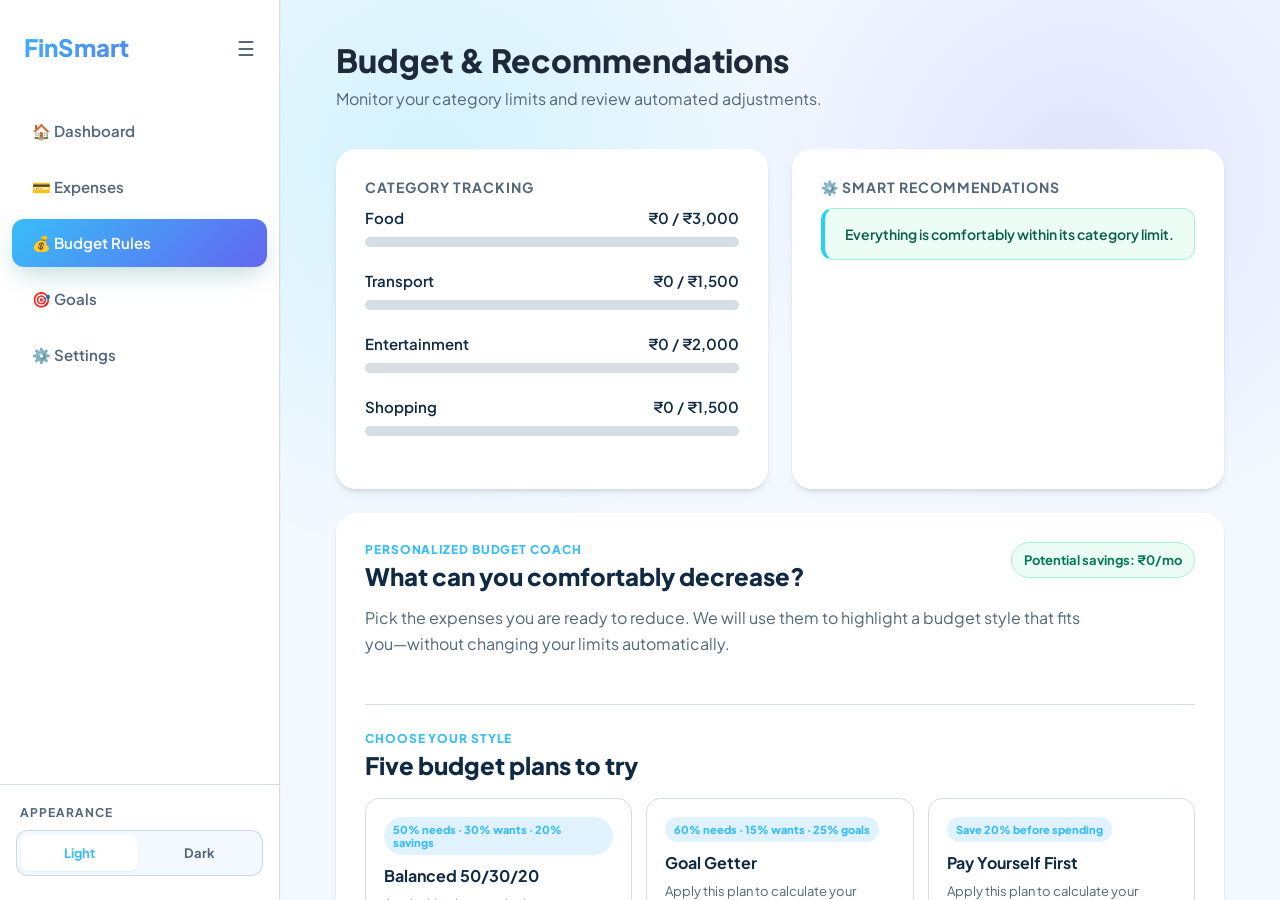
<file: budgets.html>
<!DOCTYPE html>
<html lang="en">
<head>
    <meta charset="UTF-8">
    <meta name="viewport" content="width=device-width, initial-scale=1.0">
    <title>Budget Rules | FinSmart</title>
    <link rel="stylesheet" href="style.css">
</head>
<body>
    <div class="app-container">
        
        <!-- SAAS Sidebar -->
        <aside class="sidebar" id="app-sidebar">
            <div class="sidebar-top"><div class="logo"><a href="index.html">FinSmart</a></div><button id="sidebar-toggle" class="sidebar-toggle" type="button" aria-label="Collapse sidebar" aria-expanded="true" title="Collapse sidebar">&#9776;</button></div>
            <ul class="nav-links">
                <li><a href="home.html">🏠 Dashboard</a></li>
                <li><a href="expenses.html">💳 Expenses</a></li>
                <li><a href="budgets.html" class="active">💰 Budget Rules</a></li>
                <li><a href="goals.html">🎯 Goals</a></li>
                <li><a href="settings.html">⚙️ Settings</a></li>
            </ul>
            <div class="sidebar-theme" aria-label="Appearance settings">
                <span class="sidebar-theme-label">Appearance</span>
                <div class="theme-switch" role="group" aria-label="Color theme">
                    <button id="light-mode-btn" class="theme-option" type="button" aria-pressed="true">Light</button>
                    <button id="dark-mode-btn" class="theme-option" type="button" aria-pressed="false">Dark</button>
                </div>
            </div>
        </aside>
        <!-- Main Content -->
        <main class="main-content">
            <div class="page-header">
                <h1>Budget & Recommendations</h1>
                <p>Monitor your category limits and review automated adjustments.</p>
            </div>

            <div class="grid-2">
                <!-- Progress Bars Section -->
                <div class="card">
                    <h3>Category Tracking</h3>
                    <div id="budget-progress-list">
                        <!-- JS will inject progress bars here -->
                    </div>
                </div>

                <!-- Recommendation Engine Section -->
                <div class="card">
                    <h3>⚙️ Smart Recommendations</h3>
                    <div id="recommendations-container">
                        <!-- JS will inject rule-based advice here -->
                    </div>
                </div>
            </div>

            <section class="budget-coach card" aria-labelledby="budget-coach-title">
                <div class="section-heading">
                    <div>
                        <p class="eyebrow">Personalized budget coach</p>
                        <h2 id="budget-coach-title">What can you comfortably decrease?</h2>
                    </div>
                    <span id="potential-savings" class="savings-pill">Potential savings: ₹0/mo</span>
                </div>
                <p class="coach-intro">Pick the expenses you are ready to reduce. We will use them to highlight a budget style that fits you—without changing your limits automatically.</p>
                <div id="expense-reduction-list" class="reduction-list"></div>

                <div class="plan-heading">
                    <div>
                        <p class="eyebrow">Choose your style</p>
                        <h2>Five budget plans to try</h2>
                    </div>
                    <p id="plan-selection-status" class="selection-status" aria-live="polite"></p>
                </div>
                <div id="budget-plan-list" class="plan-grid"></div>
            </section>
        </main>

    </div>
    <script src="script.js"></script>
</body>
</html>
</file>
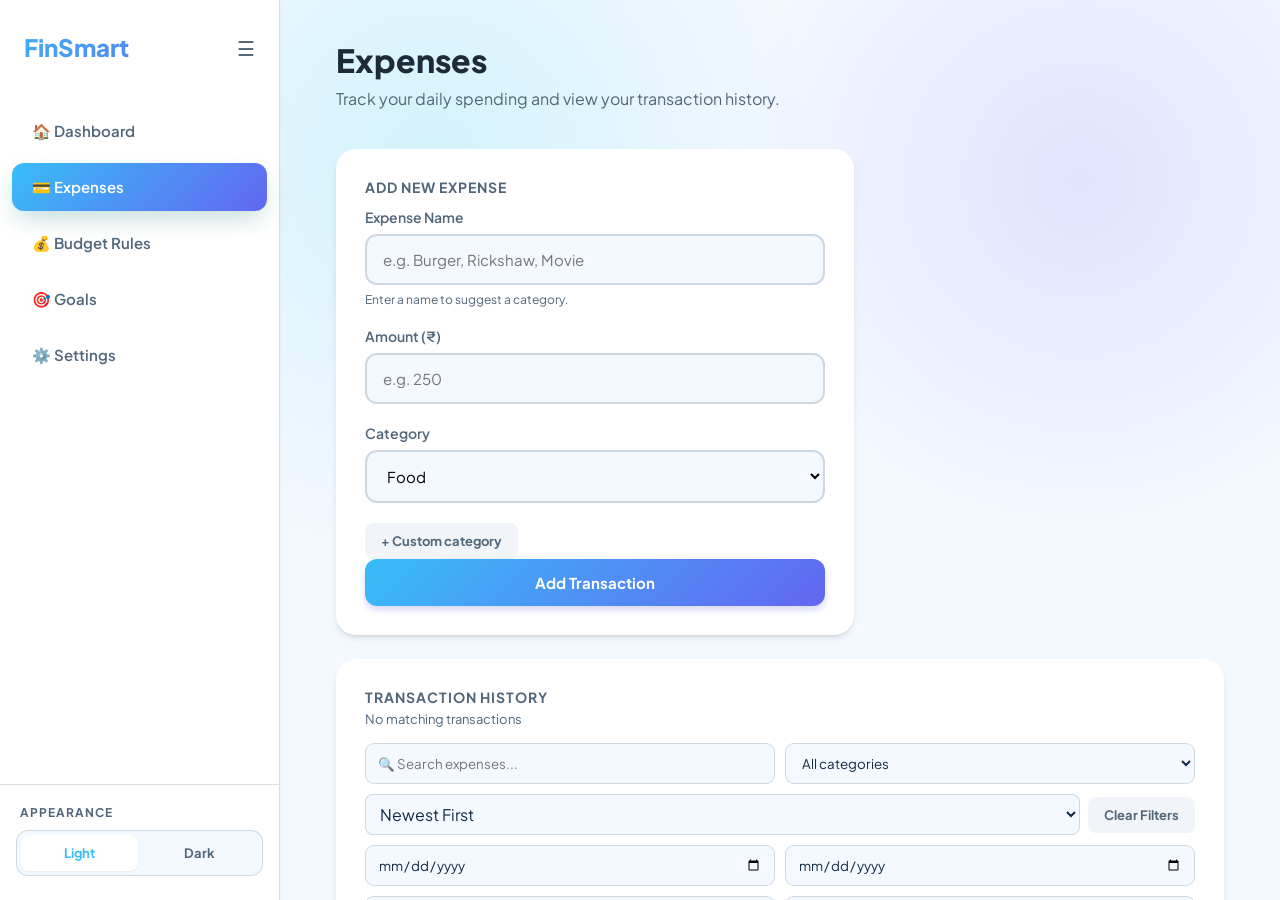
<file: expenses.html>
<!DOCTYPE html>
<html lang="en">
<head>
    <meta charset="UTF-8">
    <meta name="viewport" content="width=device-width, initial-scale=1.0">
    <title>Expenses | FinSmart</title>
    <link rel="stylesheet" href="style.css">
</head>
<body>
    <div class="app-container">
        
        <!-- SAAS Sidebar -->
        <aside class="sidebar" id="app-sidebar">
            <div class="sidebar-top"><div class="logo"><a href="index.html">FinSmart</a></div><button id="sidebar-toggle" class="sidebar-toggle" type="button" aria-label="Collapse sidebar" aria-expanded="true" title="Collapse sidebar">&#9776;</button></div>
            <ul class="nav-links">
                <li><a href="home.html">🏠 Dashboard</a></li>
                <li><a href="expenses.html" class="active">💳 Expenses</a></li>
                <li><a href="budgets.html">💰 Budget Rules</a></li>
                <li><a href="goals.html">🎯 Goals</a></li>
                <li><a href="settings.html">⚙️ Settings</a></li>
            </ul>
            <div class="sidebar-theme" aria-label="Appearance settings">
                <span class="sidebar-theme-label">Appearance</span>
                <div class="theme-switch" role="group" aria-label="Color theme">
                    <button id="light-mode-btn" class="theme-option" type="button" aria-pressed="true">Light</button>
                    <button id="dark-mode-btn" class="theme-option" type="button" aria-pressed="false">Dark</button>
                </div>
            </div>
        </aside>

        <!-- Main Content -->
        <main class="main-content">
            <div class="page-header">
                <h1>Expenses</h1>
                <p>Track your daily spending and view your transaction history.</p>
            </div>

            <div class="grid-2">
                <!-- Add Expense Form -->
                <div class="card">
                    <h3>Add New Expense</h3>
                    <form id="expense-form">
                        <div class="form-group">
                            <label for="exp-name">Expense Name</label>
                            <input type="text" id="exp-name" required placeholder="e.g. Burger, Rickshaw, Movie">
                            <small id="category-suggestion" class="form-hint" aria-live="polite">Enter a name to suggest a category.</small>
                        </div>
                        <div class="form-group">
                            <label>Amount (₹)</label>
                            <input type="number" id="exp-amount" required min="1" placeholder="e.g. 250">
                        </div>
                        <div class="form-group">
                            <label>Category</label>
                            <select id="exp-category" required></select>
                        </div>
                        <button type="button" id="add-category-btn" class="btn-small btn-reject">+ Custom category</button>
                        <button type="submit" class="btn-primary">Add Transaction</button>
                    </form>
                </div>

                <!-- Expense History Table -->
                <div class="card expense-history-card">
                    <div class="transaction-history-heading">
                        <div>
                            <h3>Transaction History</h3>
                            <p id="expense-history-summary" class="transaction-summary" aria-live="polite"></p>
                        </div>
                    </div>
                    <div class="expense-filters">
                        <div class="expense-filter-row">
                            <input id="expense-search" type="search" placeholder="🔍 Search expenses..." aria-label="Search expenses">
                            <select id="expense-filter-category"><option value="">All Categories</option></select>
                        </div>
                        <div class="expense-filter-row transaction-tools">
                            <select id="expense-sort" aria-label="Sort transactions">
                                <option value="newest">Newest First</option>
                                <option value="oldest">Oldest First</option>
                                <option value="highest">Highest Amount</option>
                                <option value="lowest">Lowest Amount</option>
                            </select>
                            <button type="button" id="clear-expense-filters" class="btn-small btn-reject">Clear Filters</button>
                        </div>
                        <div class="expense-filter-row">
                            <input id="expense-filter-from" type="date" aria-label="From Date">
                            <input id="expense-filter-to" type="date" aria-label="To Date">
                        </div>
                        <div class="expense-filter-row">
                            <input id="expense-filter-min" type="number" min="0" placeholder="Min Amount">
                            <input id="expense-filter-max" type="number" min="0" placeholder="Max Amount">
                        </div>
                    </div>
                    <div class="table-container">
                        <table class="data-table">
                            <thead>
                                <tr>
                                    <th>Date</th>
                                    <th>Expense</th>
                                    <th>Category</th>
                                    <th>Amount</th>
                                    <th>Actions</th>
                                </tr>
                            </thead>
                            <tbody id="expense-table-body">
                                <!-- JS will populate this with LocalStorage data -->
                            </tbody>
                        </table>
                    </div>
                    <div id="expense-pagination" class="expense-pagination" aria-label="Transaction pages"></div>
                </div>
            </div>
            <div class="grid-2 feature-row">
                <div class="card add-expense-card">
                    <h3>Recurring Expenses</h3>
                    <form id="recurring-form" class="compact-form">
                        <input id="recurring-name" required placeholder="e.g. Phone recharge">
                        <input id="recurring-amount" required type="number" min="1" placeholder="Amount">
                        <select id="recurring-category"></select>
                        <label class="recurring-frequency-field" for="recurring-frequency">Frequency
                            <select id="recurring-frequency" required>
                                <option value="Weekly">Weekly</option>
                                <option value="Monthly" selected>Monthly</option>
                                <option value="Yearly">Yearly</option>
                            </select>
                        </label>
                        <input id="recurring-day" required type="number" min="1" max="28" value="1" aria-label="Day of month">
                        <button class="btn-small btn-accept" type="submit">Add recurring</button>
                    </form>
                    <div id="recurring-list" class="simple-list"></div>
                </div>
                <div class="card">
                    <h3>Monthly History</h3>
                    <div id="monthly-history" class="simple-list"></div>
                </div>
            </div>
        </main>

    </div>
    <script src="script.js"></script>
</body>
</html>
</file>
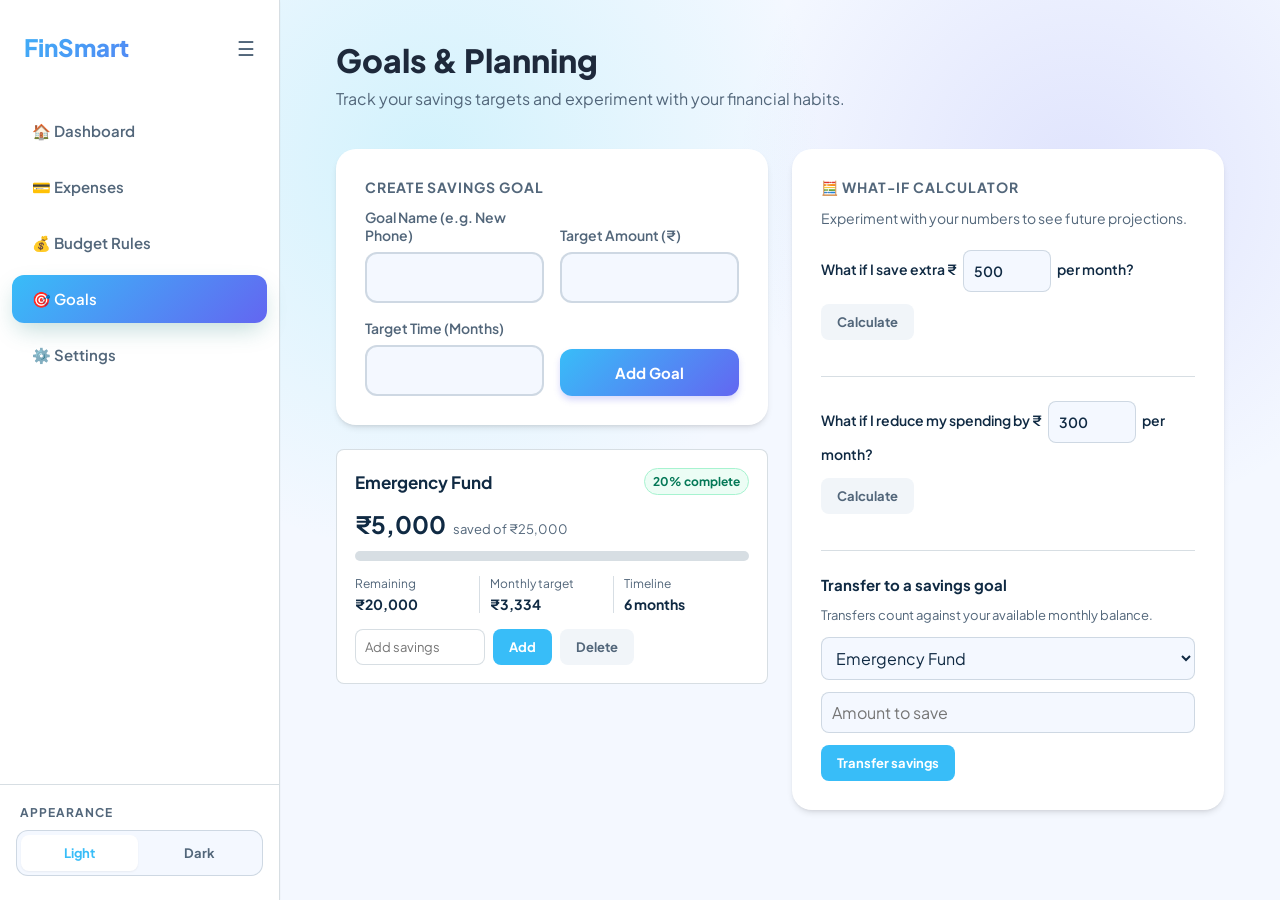
<file: goals.html>
<!DOCTYPE html>
<html lang="en">
<head>
    <meta charset="UTF-8">
    <meta name="viewport" content="width=device-width, initial-scale=1.0">
    <title>Goals & Planning | FinSmart</title>
    <link rel="stylesheet" href="style.css">
</head>
<body>
    <div class="app-container">
        
        <!-- SAAS Sidebar -->
        <aside class="sidebar" id="app-sidebar">
            <div class="sidebar-top"><div class="logo"><a href="index.html">FinSmart</a></div><button id="sidebar-toggle" class="sidebar-toggle" type="button" aria-label="Collapse sidebar" aria-expanded="true" title="Collapse sidebar">&#9776;</button></div>
            <ul class="nav-links">
                <li><a href="home.html">🏠 Dashboard</a></li>
                <li><a href="expenses.html" >💳 Expenses</a></li>
                <li><a href="budgets.html" >💰 Budget Rules</a></li>
                <li><a href="goals.html"class="active">🎯 Goals</a></li>
                <li><a href="settings.html">⚙️ Settings</a></li>
            </ul>
            <div class="sidebar-theme" aria-label="Appearance settings">
                <span class="sidebar-theme-label">Appearance</span>
                <div class="theme-switch" role="group" aria-label="Color theme">
                    <button id="light-mode-btn" class="theme-option" type="button" aria-pressed="true">Light</button>
                    <button id="dark-mode-btn" class="theme-option" type="button" aria-pressed="false">Dark</button>
                </div>
            </div>
        </aside>

        <!-- Main Content -->
        <main class="main-content">
            <div class="page-header">
                <h1>Goals & Planning</h1>
                <p>Track your savings targets and experiment with your financial habits.</p>
            </div>

            <div class="grid-2">
                <!-- Left Column: Savings Goals -->
                <div class="goals-container">
                    <div class="card" style="margin-bottom: 24px;">
                        <h3>Create Savings Goal</h3>
                        <form id="goal-form" style="display: grid; grid-template-columns: 1fr 1fr; gap: 16px; align-items: end;">
                            <div class="form-group" style="margin-bottom: 0;">
                                <label>Goal Name (e.g. New Phone)</label>
                                <input type="text" id="goal-name" required>
                            </div>
                            <div class="form-group" style="margin-bottom: 0;">
                                <label>Target Amount (₹)</label>
                                <input type="number" id="goal-target" required min="100">
                            </div>
                            <div class="form-group" style="margin-bottom: 0;">
                                <label>Target Time (Months)</label>
                                <input type="number" id="goal-months" required min="1">
                            </div>
                            <button type="submit" class="btn-primary" style="margin-bottom: 0;">Add Goal</button>
                        </form>
                    </div>

                    <div id="goals-list">
                        <!-- JS will inject Goal Cards here -->
                    </div>
                </div>

                <!-- Right Column: What-If Calculator -->
                <div class="card what-if-card">
                    <h3>🧮 What-If Calculator</h3>
                    <p style="font-size: 14px; color: var(--text-muted); margin-bottom: 20px;">Experiment with your numbers to see future projections.</p>
                    
                    <div class="calc-section">
                        <label>What if I save extra ₹ <input type="number" id="sim-save" class="inline-input" value="500"> per month?</label>
                        <button class="btn-small btn-reject" onclick="calculateSavings()">Calculate</button>
                        <div id="sim-save-result" class="sim-result"></div>
                    </div>

                    <hr class="divider">

                    <div class="calc-section">
                        <label>What if I reduce my spending by ₹ <input type="number" id="sim-reduce" class="inline-input" value="300"> per month?</label>
                        <button class="btn-small btn-reject" onclick="calculateReduction()">Calculate</button>
                    <div id="sim-reduce-result" class="sim-result"></div>
                    </div>

                    <hr class="divider">
                    <div class="calc-section">
                        <h4>Transfer to a savings goal</h4>
                        <p>Transfers count against your available monthly balance.</p>
                        <select id="transfer-goal"></select>
                        <input type="number" id="transfer-amount" min="1" placeholder="Amount to save">
                        <button id="transfer-savings-btn" class="btn-small btn-accept" type="button">Transfer savings</button>
                    </div>
                </div>
            </div>
        </main>

    </div>
    <script src="script.js"></script>
</body>
</html>
</file>
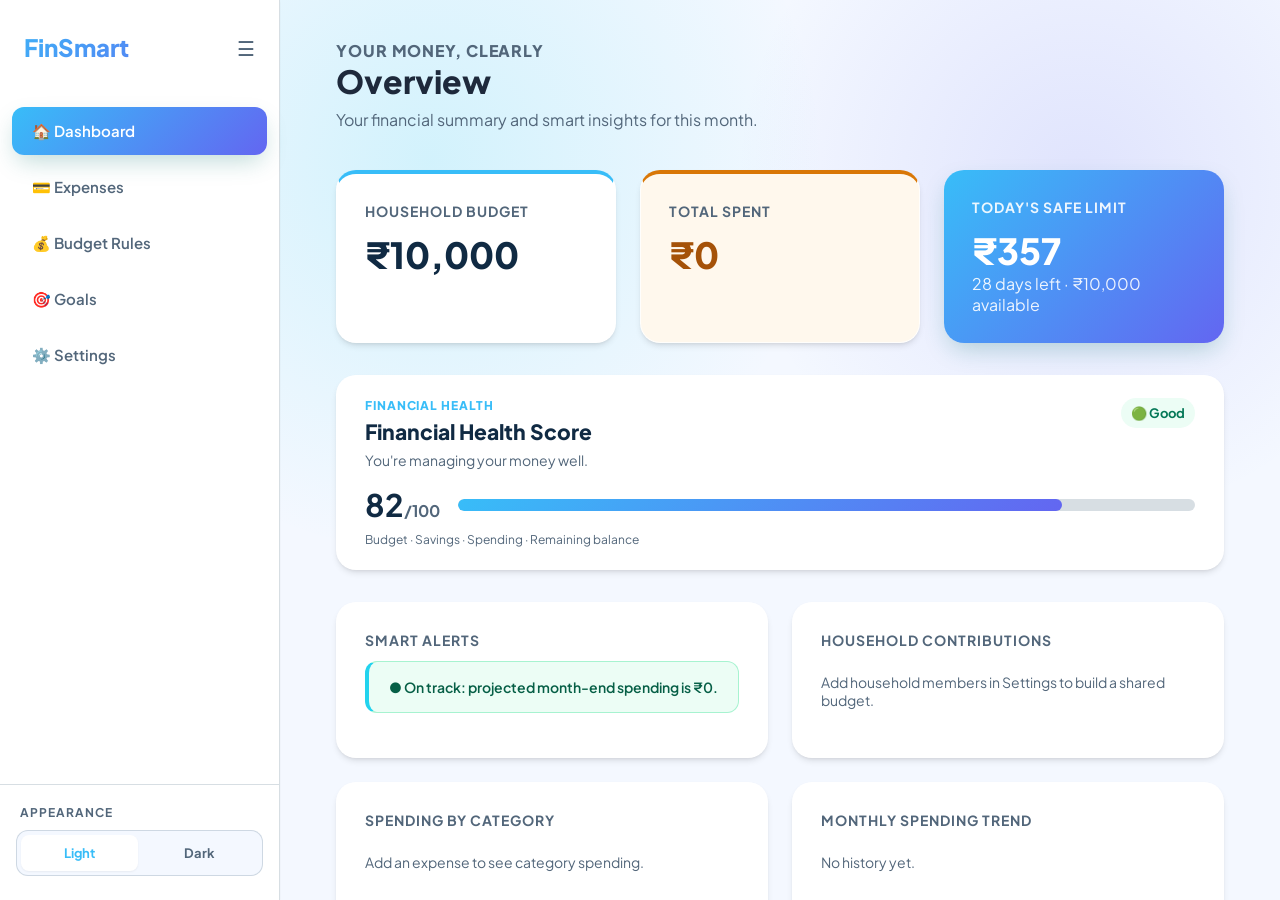
<file: home.html>
<!DOCTYPE html>
<html lang="en"><head><meta charset="UTF-8"><meta name="viewport" content="width=device-width, initial-scale=1.0"><title>Dashboard | FinSmart</title><link rel="stylesheet" href="style.css"></head>
<body><div class="app-container"><aside class="sidebar" id="app-sidebar">
            <div class="sidebar-top"><div class="logo"><a href="index.html"> FinSmart</a></div><button id="sidebar-toggle" class="sidebar-toggle" type="button" aria-label="Collapse sidebar" aria-expanded="true" title="Collapse sidebar">&#9776;</button></div>
            <ul class="nav-links">
                <li><a href="home.html" class="active" >🏠 Dashboard</a></li>
                <li><a href="expenses.html" >💳 Expenses</a></li>
                <li><a href="budgets.html">💰 Budget Rules</a></li>
                <li><a href="goals.html">🎯 Goals</a></li>
                <li><a href="settings.html">⚙️ Settings</a></li>
            </ul>
            <div class="sidebar-theme" aria-label="Appearance settings">
                <span class="sidebar-theme-label">Appearance</span>
                <div class="theme-switch" role="group" aria-label="Color theme">
                    <button id="light-mode-btn" class="theme-option" type="button" aria-pressed="true">Light</button>
                    <button id="dark-mode-btn" class="theme-option" type="button" aria-pressed="false">Dark</button>
                </div>
            </div>
        </aside><main class="main-content"><div class="page-header"><p class="eyebrow">Your money, clearly</p><h1>Overview</h1><p>Your financial summary and smart insights for this month.</p></div><div class="grid-3"><div class="card metric-card"><h3>Household Budget</h3><h2 id="dash-allowance">₹0</h2></div><div class="card metric-card"><h3>Total Spent</h3><h2 id="dash-total-spent">₹0</h2></div><div class="card card-primary"><h3>Today's Safe Limit</h3><h2 id="dash-safe-limit">₹0</h2><p id="dash-days-left">0 days left</p></div></div><div class="grid-2"><div class="card"><h3>Smart alerts</h3><div id="alerts-container"></div></div><div class="card"><h3>Household contributions</h3><div id="household-summary" class="simple-list"></div></div><div class="card"><h3>Spending by category</h3><div id="category-chart" class="chart-list"></div></div><div class="card"><h3>Monthly spending trend</h3><div id="trend-chart" class="chart-list"></div></div><div class="card"><h3>Savings-goal progress</h3><div id="goal-chart" class="chart-list"></div></div><div class="card"><h3>Saving streak</h3><div id="streak-card" class="streak-card"></div></div></div></main></div><script src="script.js"></script></body></html>
</file>
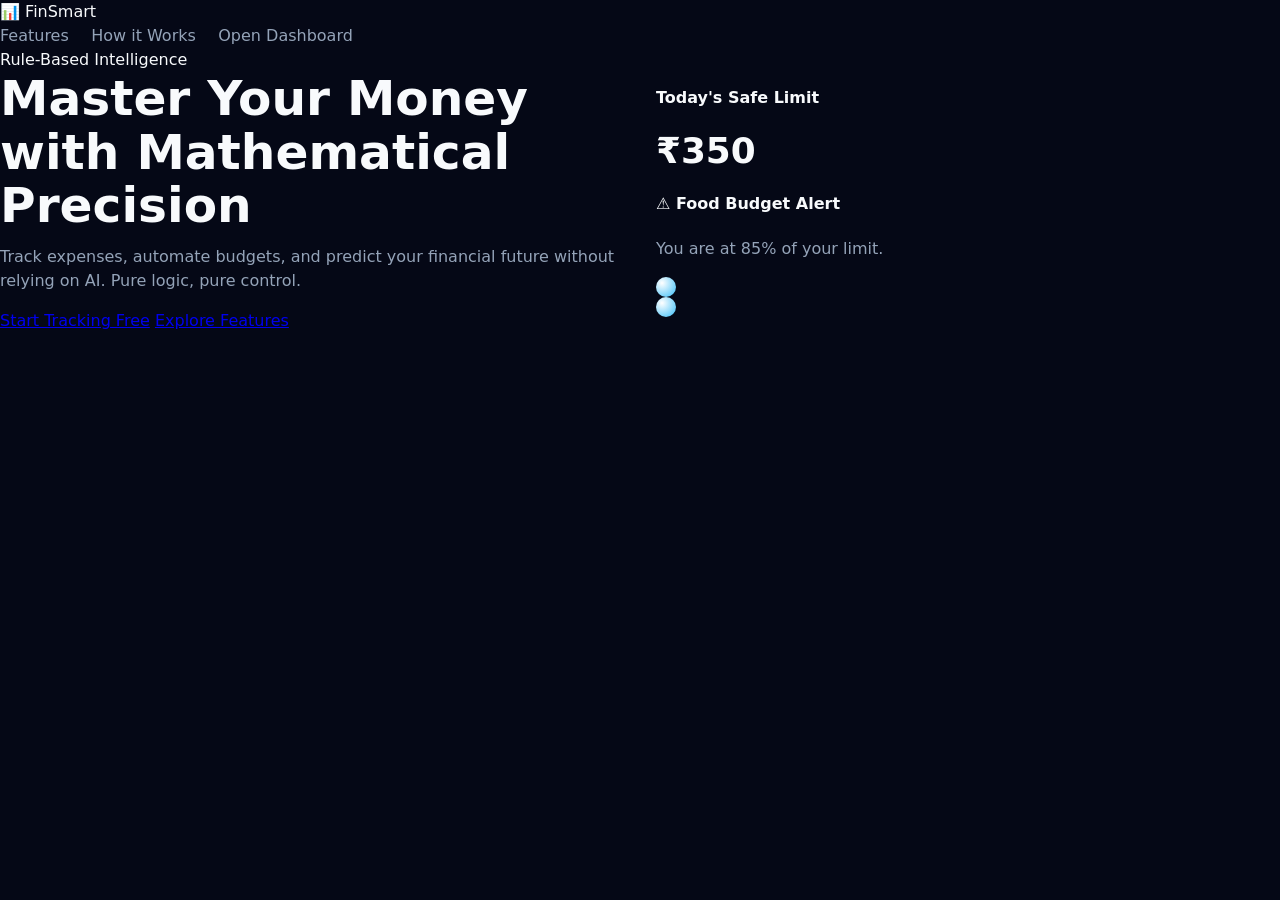
<file: landing.html>
<!DOCTYPE html>
<html lang="en">
<head>
    <meta charset="UTF-8">
    <meta name="viewport" content="width=device-width, initial-scale=1.0">
    <title>FinSmart | Smart Finance Tracker</title>
    <link rel="stylesheet" href="landing.css">
</head>
<body>
    <!-- Navbar -->
    <nav class="navbar">
        <div class="logo">📊 FinSmart</div>
        <div class="nav-links">
            <a href="#features">Features</a>
            <a href="#how-it-works">How it Works</a>
            <a href="index.html" class="btn-nav">Open Dashboard</a>
        </div>
    </nav>

    <!-- Hero Section -->
    <header class="hero">
        <div class="hero-content">
            <div class="badge">Rule-Based Intelligence</div>
            <h1>Master Your Money with <span class="text-gradient">Mathematical Precision</span></h1>
            <p>Track expenses, automate budgets, and predict your financial future without relying on AI. Pure logic, pure control.</p>
            <div class="hero-buttons">
                <a href="index.html" class="btn-primary-large">Start Tracking Free</a>
                <a href="#features" class="btn-secondary-large">Explore Features</a>
            </div>
        </div>

        <!-- Interactive 3D Showcase -->
        <div class="hero-3d-container" id="scene">
            <div class="dashboard-mockup" id="mockup">
                <div class="mockup-header">
                    <div class="dots"><span></span><span></span><span></span></div>
                </div>
                <div class="mockup-body">
                    <div class="mockup-card floating-card-1">
                        <h4>Today's Safe Limit</h4>
                        <h2>₹350</h2>
                    </div>
                    <div class="mockup-card floating-card-2">
                        <h4>⚠️ Food Budget Alert</h4>
                        <p>You are at 85% of your limit.</p>
                    </div>
                    <div class="mockup-chart">
                        <div class="bar" style="height: 60%"></div>
                        <div class="bar" style="height: 80%; background: var(--danger)"></div>
                        <div class="bar" style="height: 40%"></div>
                        <div class="bar" style="height: 90%"></div>
                    </div>
                </div>
            </div>
            <!-- Floating 3D Orbs -->
            <div class="orb orb-1"></div>
            <div class="orb orb-2"></div>
        </div>
    </header>

    <script src="landing.js"></script>
</body>
</html>
</file>
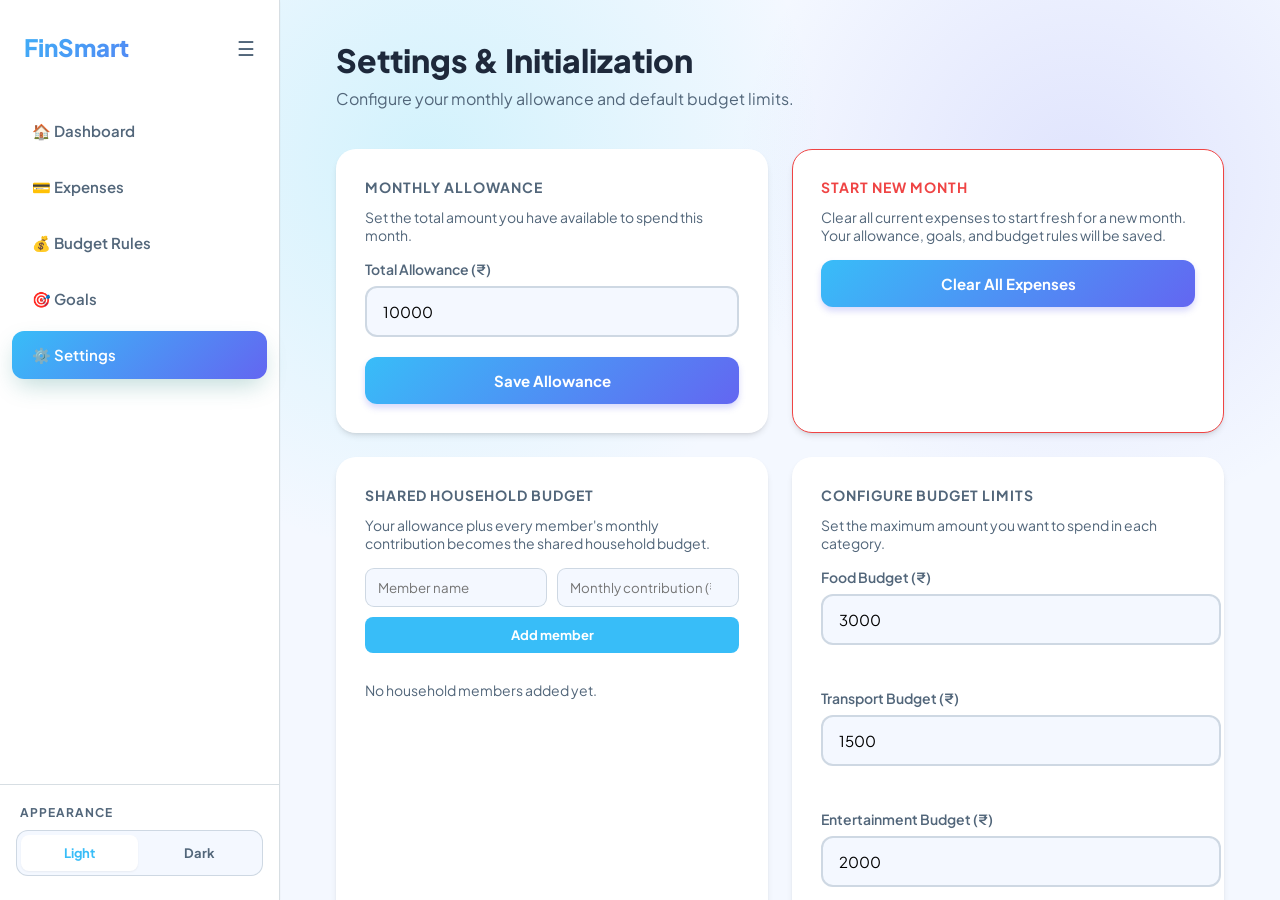
<file: settings.html>
<!DOCTYPE html>
<html lang="en">
<head>
    <meta charset="UTF-8">
    <meta name="viewport" content="width=device-width, initial-scale=1.0">
    <title>Settings | FinSmart</title>
    <link rel="stylesheet" href="style.css">
</head>
<body>
    <div class="app-container">
        
        <!-- SAAS Sidebar -->
        <aside class="sidebar" id="app-sidebar">
            <div class="sidebar-top"><div class="logo"><a href="index.html">FinSmart</a></div><button id="sidebar-toggle" class="sidebar-toggle" type="button" aria-label="Collapse sidebar" aria-expanded="true" title="Collapse sidebar">&#9776;</button></div>
            <ul class="nav-links">
                <li><a href="home.html">🏠 Dashboard</a></li>
                <li><a href="expenses.html">💳 Expenses</a></li>
                <li><a href="budgets.html">💰 Budget Rules</a></li>
                <li><a href="goals.html">🎯 Goals</a></li>
                <li><a href="settings.html" class="active">⚙️ Settings</a></li>
            </ul>
            <div class="sidebar-theme" aria-label="Appearance settings">
                <span class="sidebar-theme-label">Appearance</span>
                <div class="theme-switch" role="group" aria-label="Color theme">
                    <button id="light-mode-btn" class="theme-option" type="button" aria-pressed="true">Light</button>
                    <button id="dark-mode-btn" class="theme-option" type="button" aria-pressed="false">Dark</button>
                </div>
            </div>
        </aside>

        <!-- Main Content -->
        <main class="main-content">
            <div class="page-header">
                <h1>Settings & Initialization</h1>
                <p>Configure your monthly allowance and default budget limits.</p>
            </div>

            <div class="grid-2">
                <!-- Set Allowance Card -->
                <div class="card">
                    <h3>Monthly Allowance</h3>
                    <p style="font-size: 14px; color: var(--text-muted); margin-bottom: 16px;">Set the total amount you have available to spend this month.</p>
                    <div class="form-group">
                        <label>Total Allowance (₹)</label>
                        <input type="number" id="setting-allowance" required min="1">
                    </div>
                    <button class="btn-primary" id="save-allowance-btn">Save Allowance</button>
                </div>

                <!-- Reset Data Card -->
                <div class="card" style="border: 1px solid var(--danger);">
                    <h3 style="color: var(--danger);">Start New Month</h3>
                    <p style="font-size: 14px; color: var(--text-muted); margin-bottom: 16px;">Clear all current expenses to start fresh for a new month. Your allowance, goals, and budget rules will be saved.</p>
                    <button class="btn-primary" style="background-color: var(--danger);" id="reset-expenses-btn">Clear All Expenses</button>
                </div>
            </div>

            <div class="grid-2" style="margin-top: 24px;">
                <div class="card">
                    <h3>Shared Household Budget</h3>
                    <p style="font-size: 14px; color: var(--text-muted); margin-bottom: 16px;">Your allowance plus every member's monthly contribution becomes the shared household budget.</p>
                    <form id="household-member-form" class="compact-form">
                        <input id="household-member-name" required placeholder="Member name">
                        <input id="household-member-contribution" required type="number" min="1" placeholder="Monthly contribution (₹)">
                        <button class="btn-small btn-accept" type="submit">Add member</button>
                    </form>
                    <div id="household-member-list" class="simple-list"></div>
                </div>
                <!-- Set Category Budgets Card -->
                <div class="card">
                    <h3>Configure Budget Limits</h3>
                    <p style="font-size: 14px; color: var(--text-muted); margin-bottom: 16px;">Set the maximum amount you want to spend in each category.</p>
                    
                    <form id="settings-budgets-form">
                        <div class="grid-2">
                            <div class="form-group">
                                <label>Food Budget (₹)</label>
                                <input type="number" id="setting-budget-food" required min="1">
                            </div>
                            <div class="form-group">
                                <label>Transport Budget (₹)</label>
                                <input type="number" id="setting-budget-transport" required min="1">
                            </div>
                            <div class="form-group">
                                <label>Entertainment Budget (₹)</label>
                                <input type="number" id="setting-budget-entertainment" required min="1">
                            </div>
                            <div class="form-group">
                                <label>Shopping Budget (₹)</label>
                                <input type="number" id="setting-budget-shopping" required min="1">
                            </div>
                        </div>
                        <button type="submit" class="btn-primary">Save Budget Rules</button>
                    </form>
                </div>
                <div class="card">
                    <h3>Data & Appearance</h3>
                    <p style="font-size: 14px; color: var(--text-muted); margin-bottom: 16px;">Export a backup or restore a previous backup.</p>
                    <div class="settings-actions">
                        <button id="export-data-btn" class="btn-small btn-accept" type="button">Export CSV</button>
                        <button id="export-backup-btn" class="btn-small btn-reject" type="button">Download backup</button>
                        <label class="btn-small btn-reject file-button">Import data<input id="import-data-input" type="file" accept="application/json"></label>
                    </div>
                </div>
            </div>
        </main>

    </div>
    <script src="script.js"></script>
</body>
</html>
</file>
<file: style.css>
@import url('https://fonts.googleapis.com/css2?family=Plus+Jakarta+Sans:wght@400;500;600;700;800&display=swap');

:root {
    --primary: #38bdf8;
    --primary-hover: #0ea5e9;
    --secondary: #6366f1;
    --primary-gradient: linear-gradient(135deg, #38bdf8 0%, #6366f1 100%);
    --success: #22d3ee;
    --warning: #d97706;
    --danger: #ef4444;
    --bg: #f4f8ff;
    --surface: #ffffff;
    --text-main: #102a43;
    --text-muted: #52667a;
    --border: rgba(33, 71, 103, .18);
    --shadow-sm: 0 1px 2px 0 rgb(0 0 0 / 0.05);
    --shadow-md: 0 4px 6px -1px rgb(0 0 0 / 0.1), 0 2px 4px -2px rgb(0 0 0 / 0.1);
    --shadow-lg: 0 10px 15px -3px rgb(0 0 0 / 0.1), 0 4px 6px -4px rgb(0 0 0 / 0.1);
    --shadow-glow: 0 10px 25px -5px rgba(15, 118, 110, 0.28);
}

* {
    margin: 0;
    padding: 0;
    box-sizing: border-box;
    font-family: 'Plus Jakarta Sans', sans-serif;
}

body {
    background-color: var(--bg);
    color: var(--text-main);
    -webkit-font-smoothing: antialiased;
}

.app-container {
    display: flex;
    height: 100vh;
    overflow: hidden;
}

/* --- Premium Sidebar --- */
.sidebar {
    width: 280px;
    background-color: var(--surface);
    border-right: 1px solid var(--border);
    display: flex;
    flex-direction: column;
    box-shadow: var(--shadow-sm);
    z-index: 10;
    transition: width .24s ease, transform .24s ease;
}

.sidebar-top { display: flex; align-items: center; justify-content: space-between; }
.sidebar-top .logo { flex: 1; }
.sidebar-toggle { align-items: center; background: transparent; border: 0; border-radius: 9px; color: var(--text-muted); cursor: pointer; display: inline-flex; font-size: 20px; height: 38px; justify-content: center; margin-right: 14px; width: 38px; }
.sidebar-toggle:hover { background: var(--bg); color: var(--primary); }
.sidebar-collapsed .sidebar { width: 76px; }
.sidebar-collapsed .sidebar-top .logo, .sidebar-collapsed .sidebar-theme { display: none; }
.sidebar-collapsed .sidebar-top { justify-content: center; padding: 18px 0; }
.sidebar-collapsed .sidebar-toggle { margin: 0; }
.sidebar-collapsed .nav-links { padding: 10px; }
.sidebar-collapsed .nav-links li a { justify-content: center; padding: 14px 8px; font-size: 0; }
.sidebar-collapsed .nav-links li a::before { font-size: 18px; }
.sidebar-collapsed .nav-links li:nth-child(1) a::before { content: '\1F3E0'; }
.sidebar-collapsed .nav-links li:nth-child(2) a::before { content: '\1F4B3'; }
.sidebar-collapsed .nav-links li:nth-child(3) a::before { content: '\1F4B0'; }
.sidebar-collapsed .nav-links li:nth-child(4) a::before { content: '\1F3AF'; }
.sidebar-collapsed .nav-links li:nth-child(5) a::before { content: '\2699'; }

.logo {
    padding: 32px 24px;
    font-size: 24px;
    font-weight: 800;
    background: var(--primary-gradient);
    -webkit-background-clip: text;
    -webkit-text-fill-color: transparent;
    border-bottom: 1px solid transparent; /* removed harsh line */
}

.nav-links {
    padding: 12px;
    list-style: none;
    flex: 1;
}

.nav-links li a {
    display: flex;
    align-items: center;
    padding: 14px 20px;
    margin-bottom: 8px;
    border-radius: 12px;
    color: var(--text-muted);
    text-decoration: none;
    font-weight: 600;
    font-size: 15px;
    transition: all 0.3s ease;
}

.nav-links li a:hover {
    background-color: #e0f2fe;
    color: var(--primary);
    transform: translateX(4px);
}

.nav-links li a.active {
    background: var(--primary-gradient);
    color: white;
    box-shadow: var(--shadow-glow);
}

.sidebar-theme { padding: 20px 16px 24px; border-top: 1px solid var(--border); }
.sidebar-theme-label { display: block; margin: 0 4px 10px; color: var(--text-muted); font-size: 12px; font-weight: 700; letter-spacing: 0.08em; text-transform: uppercase; }
.theme-switch { display: grid; grid-template-columns: 1fr 1fr; gap: 4px; padding: 4px; background: var(--bg); border: 1px solid var(--border); border-radius: 12px; }
.theme-option { padding: 10px 6px; border: 0; border-radius: 8px; background: transparent; color: var(--text-muted); cursor: pointer; font: inherit; font-size: 13px; font-weight: 700; transition: background 0.2s ease, color 0.2s ease, box-shadow 0.2s ease; }
.theme-option:hover { color: var(--primary); }
.theme-option.active { background: var(--surface); color: var(--primary); box-shadow: var(--shadow-sm); }

/* --- Main Content Area --- */
.main-content {
    flex: 1;
    padding: 40px 56px;
    overflow-y: auto;
    background: radial-gradient(circle at 15% 18%, rgba(34, 211, 238, .16), transparent 35%), radial-gradient(circle at 80% 20%, rgba(99, 102, 241, .14), transparent 32%), var(--bg);
}

.page-header {
    margin-bottom: 40px;
}

.page-header h1 {
    font-size: 32px;
    font-weight: 800;
    margin-bottom: 8px;
    color: #1e293b;
}

.page-header p {
    color: var(--text-muted);
    font-size: 16px;
}

/* --- Layout Grids --- */
.grid-3 {
    display: grid;
    grid-template-columns: repeat(auto-fit, minmax(280px, 1fr));
    gap: 24px;
    margin-bottom: 32px;
}

.grid-2 {
    display: grid;
    grid-template-columns: repeat(auto-fit, minmax(400px, 1fr));
    gap: 24px;
}

/* --- Beautiful Cards --- */
.card {
    background-color: var(--surface);
    padding: 28px;
    border-radius: 20px;
    border: 1px solid rgba(255, 255, 255, 0.8);
    box-shadow: var(--shadow-md);
    transition: transform 0.3s ease, box-shadow 0.3s ease;
    backdrop-filter: blur(10px);
}

.card:hover {
    transform: translateY(-4px);
    box-shadow: var(--shadow-lg);
}

.card h3 {
    font-size: 14px;
    color: var(--text-muted);
    margin-bottom: 12px;
    text-transform: uppercase;
    letter-spacing: 1px;
    font-weight: 700;
}

.card h2 {
    font-size: 36px;
    font-weight: 800;
    color: var(--text-main);
}

/* Gradient Card for Primary Metrics */
.card-primary {
    background: var(--primary-gradient);
    color: white;
    border: none;
    box-shadow: var(--shadow-glow);
}

.card-primary h3, .card-primary p {
    color: rgba(255, 255, 255, 0.9) !important;
}

.card-primary h2 {
    color: white;
}

.financial-health { margin-bottom:32px; padding:22px 28px; }
.health-heading { align-items:flex-start; display:flex; gap:18px; justify-content:space-between; }.health-heading .eyebrow { margin:0 0 5px; }.health-heading h2 { color:var(--text-main); font-size:21px; margin:0; }.health-message { color:var(--text-muted); font-size:14px; margin:6px 0 0; }
.health-status { border-radius:999px; font-size:13px; font-weight:700; padding:7px 10px; white-space:nowrap; }.health-status.good { background:#ecfdf5; color:#047857; }.health-status.average { background:#fffbeb; color:#a16207; }.health-status.attention { background:#fef2f2; color:#b91c1c; }
.health-score-row { align-items:center; display:grid; gap:18px; grid-template-columns:auto minmax(0,1fr); margin-top:20px; }.health-score-row strong { color:var(--text-main); font-size:31px; line-height:1; }.health-score-row small { color:var(--text-muted); font-size:16px; font-weight:700; }.health-progress { background:var(--border); border-radius:999px; height:12px; overflow:hidden; }.health-progress i { background:var(--primary-gradient); border-radius:inherit; display:block; height:100%; transition:width .35s ease; }.health-factors { color:var(--text-muted); font-size:12px; margin:12px 0 0; }

/* --- Alerts (Rule Engine Visuals) --- */
.alert {
    padding: 16px 20px;
    border-radius: 12px;
    margin-bottom: 16px;
    font-weight: 600;
    display: flex;
    align-items: center;
    gap: 12px;
    font-size: 14px;
    animation: slideIn 0.4s ease-out;
}

@keyframes slideIn {
    from { opacity: 0; transform: translateX(-10px); }
    to { opacity: 1; transform: translateX(0); }
}

.alert-danger { background: #fef2f2; color: #991b1b; border: 1px solid #fecaca; border-left: 4px solid var(--danger); }
.alert-warning { background: #fffbeb; color: #92400e; border: 1px solid #fde68a; border-left: 4px solid var(--warning); }
.alert-success { background: #ecfdf5; color: #065f46; border: 1px solid #a7f3d0; border-left: 4px solid var(--success); }

/* --- Forms & Buttons --- */
.form-group { 
    margin-bottom: 20px; 
}

.form-group label { 
    display: block; 
    margin-bottom: 8px; 
    font-size: 14px; 
    font-weight: 600; 
    color: var(--text-muted); 
}

.form-hint {
    display: block;
    margin-top: 7px;
    font-size: 12px;
    color: var(--text-muted);
}

.filter-range { display: flex; align-items: center; gap: 7px; color: var(--text-muted); font-size: 12px; white-space: nowrap; }
.filter-range input { min-width: 112px; }
.empty-expense-cta { width: 100%; margin-top: 12px; padding: 9px 15px; }

.form-group input, 
.form-group select { 
    width: 100%; 
    padding: 14px 16px; 
    border: 2px solid var(--border); 
    border-radius: 12px; 
    font-size: 15px; 
    outline: none; 
    background-color: var(--bg);
    transition: all 0.3s;
}

.form-group input:focus, 
.form-group select:focus { 
    border-color: var(--primary); 
    background-color: var(--surface);
    box-shadow: 0 0 0 4px rgba(99, 102, 241, 0.1);
}

.btn-primary { 
    width: 100%; 
    padding: 14px; 
    background: var(--primary-gradient);
    color: white; 
    border: none; 
    border-radius: 12px; 
    font-weight: 700; 
    font-size: 15px;
    cursor: pointer; 
    transition: all 0.3s; 
    box-shadow: 0 4px 6px rgba(99, 102, 241, 0.25);
}

.btn-primary:hover { 
    box-shadow: var(--shadow-glow);
    transform: translateY(-2px);
}

.btn-small {
    padding: 10px 16px;
    font-size: 13px;
    border-radius: 8px;
    font-weight: 700;
}

body:has(#dash-allowance) .nav-links li a:hover { background-color: #e0f2fe; }
body:has(#dash-allowance) .metric-card { border-top: 4px solid #38bdf8; }
body:has(#dash-allowance) .metric-card:nth-child(2) { background:#fff8ed; border-top-color:#d97706; }
body:has(#dash-allowance) .metric-card:nth-child(2) h2 { color:#a55208; }
body:has(#dash-allowance) .card-primary { background: linear-gradient(135deg, #38bdf8 0%, #6366f1 100%); }
body:has(#dash-allowance) .streak-card { background: linear-gradient(135deg, #c2410c, #ea580c); }
.btn-accept, .btn-reject { border: 0; cursor: pointer; }
.btn-accept { background: var(--primary); color: #fff; }
.btn-reject { background: #f1f5f9; color: var(--text-muted); }

/* --- Goals: What-if calculator --- */
.what-if-card { align-self: start; }
.what-if-card > p { line-height: 1.55; }
.calc-section { display: grid; gap: 12px; }
.calc-section label { color: var(--text-main); font-size: 14px; font-weight: 600; line-height: 1.6; }
.inline-input, .calc-section select, .calc-section > input { appearance: textfield; border: 1px solid var(--border); border-radius: 8px; color: var(--text-main); font: inherit; outline: none; padding: 9px 10px; transition: border-color .2s ease, box-shadow .2s ease; }
.inline-input { background: var(--bg); display: inline-block; margin: 0 4px; min-width: 0; vertical-align: middle; width: 88px; }
.calc-section select, .calc-section > input { background: var(--bg); width: 100%; }
.inline-input:focus, .calc-section select:focus, .calc-section > input:focus { border-color: var(--primary); box-shadow: 0 0 0 3px rgba(99, 102, 241, .14); }
.calc-section .btn-small { justify-self: start; }
.calc-section h4 { font-size: 15px; }
.calc-section p, .sim-result { color: var(--text-muted); font-size: 13px; line-height: 1.5; }
.sim-result:not(:empty) { background: #e0f2fe; border-radius: 10px; color: #075985; font-weight: 600; padding: 10px 12px; }
.divider { border: 0; border-top: 1px solid var(--border); margin: 24px 0; }
@media (max-width: 480px) { .inline-input { display: block; margin: 8px 0; width: 100%; } .calc-section .btn-small { width: 100%; } }

/* --- Progress Bars --- */
.budget-item { margin-bottom: 24px; }

.budget-stats {
    display: flex;
    justify-content: space-between;
    margin-bottom: 10px;
    font-size: 15px;
    font-weight: 600;
}

.progress-track {
    width: 100%;
    height: 10px;
    background-color: var(--border);
    border-radius: 10px;
    overflow: hidden;
}

.progress-fill {
    height: 100%;
    background: var(--success);
    border-radius: 10px;
    transition: width 0.8s cubic-bezier(0.4, 0, 0.2, 1);
}

.progress-fill.warning { background: var(--warning); }
.progress-fill.danger { background: var(--danger); }

/* --- Data Tables --- */
.table-container { 
    background: var(--surface);
    border-radius: 16px;
    overflow: hidden;
}

.data-table { 
    width: 100%; 
    border-collapse: collapse; 
}

.data-table th { 
    padding: 16px; 
    background-color: #f8fafc;
    color: var(--text-muted); 
    font-weight: 700; 
    text-transform: uppercase; 
    font-size: 12px; 
    letter-spacing: 0.5px;
}

.data-table td { 
    padding: 16px; 
    border-bottom: 1px solid var(--border); 
    font-size: 15px; 
    font-weight: 500;
}

.data-table tbody tr:hover { 
    background-color: #f1f5f9; 
}

.amount-cell { 
    font-weight: 700; 
    color: var(--text-main);
}

/* --- Budget coach --- */
.budget-coach { margin-top: 24px; }
.section-heading, .plan-heading { display: flex; justify-content: space-between; align-items: flex-start; gap: 20px; }
.section-heading h2, .plan-heading h2 { font-size: 24px; margin-top: 4px; }
.eyebrow { color: var(--primary); font-size: 12px; font-weight: 800; letter-spacing: .9px; text-transform: uppercase; }
.coach-intro { color: var(--text-muted); line-height: 1.6; margin: 14px 0 20px; max-width: 720px; }
.savings-pill { background: #ecfdf5; border: 1px solid #a7f3d0; border-radius: 999px; color: #047857; font-size: 13px; font-weight: 700; padding: 9px 12px; white-space: nowrap; }
.reduction-list { display: grid; grid-template-columns: repeat(auto-fit, minmax(210px, 1fr)); gap: 12px; }
.reduction-option { align-items: center; background: var(--bg); border: 1px solid var(--border); border-radius: 12px; cursor: pointer; display: flex; gap: 10px; padding: 14px; transition: .2s ease; }
.reduction-option:hover, .reduction-option.selected { border-color: var(--primary); background: #e0f2fe; }
.reduction-option input { accent-color: var(--primary); height: 16px; width: 16px; }
.reduction-option span:nth-child(2) { display: grid; gap: 3px; flex: 1; font-size: 14px; }
.reduction-option small { color: var(--text-muted); }
.reduction-amount { color: var(--text-muted); font-size: 12px; font-weight: 700; white-space: nowrap; }
.plan-heading { border-top: 1px solid var(--border); margin-top: 28px; padding-top: 26px; }
.selection-status { color: var(--primary); font-size: 13px; font-weight: 700; padding-top: 7px; }
.plan-grid { display: grid; gap: 14px; grid-template-columns: repeat(auto-fit, minmax(210px, 1fr)); margin-top: 18px; }
.plan-card { border: 1px solid var(--border); border-radius: 14px; display: flex; flex-direction: column; min-height: 230px; padding: 18px; transition: .2s ease; }
.plan-card:hover, .plan-card.selected { border-color: var(--primary); box-shadow: 0 8px 20px rgba(99, 102, 241, .12); transform: translateY(-2px); }
.plan-card h3 { color: var(--text-main); font-size: 16px; letter-spacing: 0; margin: 10px 0 8px; text-transform: none; }
.plan-card p, .plan-card small { color: var(--text-muted); font-size: 13px; line-height: 1.55; }
.plan-card small { font-weight: 700; margin-top: 10px; }
.plan-rule { background: #e0f2fe; border-radius: 999px; color: var(--primary); font-size: 11px; font-weight: 800; padding: 6px 9px; width: fit-content; }
.btn-plan { background: transparent; border: 1px solid var(--primary); border-radius: 8px; color: var(--primary); cursor: pointer; font-size: 13px; font-weight: 700; margin-top: auto; padding: 9px 10px; transition: .2s ease; }
.plan-card.selected .btn-plan, .btn-plan:hover { background: var(--primary); color: #fff; }
.goal-actions { align-items: center; display: flex; gap: 8px; margin-top: 16px; }
.goal-actions input { border: 1px solid var(--border); border-radius: 8px; font-size: 13px; min-width: 0; padding: 9px; width: 130px; }
.goal-card { background:var(--surface); border:1px solid var(--border); border-radius:8px; margin-bottom:16px; padding:18px; }
.goal-header { align-items:center; display:flex; gap:12px; justify-content:space-between; }.goal-header h4 { font-size:17px; margin:0; }
.goal-percent { background:#ecfdf5; border:1px solid #a7f3d0; border-radius:999px; color:#047857; font-size:12px; font-weight:700; padding:5px 8px; white-space:nowrap; }
.goal-amount { align-items:baseline; display:flex; gap:7px; margin:14px 0 12px; }.goal-amount strong { color:var(--text-main); font-size:24px; }.goal-amount span { color:var(--text-muted); font-size:13px; }
.goal-details { display:grid; gap:10px; grid-template-columns:repeat(3, minmax(0, 1fr)); margin-top:15px; }.goal-details div { border-right:1px solid var(--border); display:grid; gap:4px; padding-right:10px; }.goal-details div:last-child { border-right:0; }.goal-details span { color:var(--text-muted); font-size:12px; }.goal-details strong { color:var(--text-main); font-size:14px; }
@media (max-width: 480px) { .goal-details { grid-template-columns:1fr; }.goal-details div { border-bottom:1px solid var(--border); border-right:0; padding:0 0 9px; }.goal-details div:last-child { border-bottom:0; padding-bottom:0; }.goal-actions input { flex:1; } }
@media (max-width: 600px) { .section-heading, .plan-heading { flex-direction: column; gap: 10px; } .savings-pill { white-space: normal; } }

/* Finance feature interface */
.expense-filters,.compact-form,.settings-actions { display:flex; flex-wrap:wrap; gap:10px; margin:0 0 16px; }
.expense-filter-row { display:flex; gap:10px; width:100%; }
.expense-filters input,.expense-filters select,.compact-form input,.compact-form select { flex:1 1 125px; min-width:0; padding:10px 12px; border:1px solid var(--border); border-radius:9px; background:var(--bg); color:var(--text-main); }
.expense-history-card { grid-column:1 / -1; }
.add-expense-card { padding:34px; }
@media (min-width: 821px) { .grid-2:has(.expense-history-card) { grid-template-columns:minmax(400px, 1.2fr) minmax(300px, .8fr); } }
.transaction-history-heading { align-items:flex-start; display:flex; gap:16px; justify-content:space-between; margin-bottom:16px; }
.transaction-history-heading h3 { margin-bottom:5px; }.transaction-summary { color:var(--text-muted); font-size:13px; margin:0; }
.transaction-tools { align-items:center; display:flex; flex-wrap:wrap; gap:8px; justify-content:flex-end; }.transaction-tools select { border:1px solid var(--border); border-radius:8px; background:var(--bg); color:var(--text-main); font:inherit; padding:8px 10px; }
.expense-pagination { align-items:center; display:flex; gap:8px; justify-content:space-between; margin-top:14px; min-height:34px; }.expense-pagination span { color:var(--text-muted); font-size:13px; }.expense-pagination button { margin:0; }.expense-pagination button:disabled { cursor:not-allowed; opacity:.45; }
.compact-form .btn-small { flex:1 1 120px; }.feature-row { margin-top:24px; }
.recurring-frequency-field { color:var(--text-muted); display:grid; flex:1 1 125px; font-size:12px; gap:4px; }
.recurring-frequency-field select { width:100%; }
.simple-list { display:grid; gap:10px; }.simple-list > div { display:flex; align-items:center; justify-content:space-between; gap:12px; padding:11px 0; border-bottom:1px solid var(--border); }.simple-list span { display:grid; gap:3px; }.simple-list small,.expense-note { color:var(--text-muted); font-size:12px; }
.table-action { border:0; background:transparent; color:var(--primary); cursor:pointer; font:inherit; font-weight:700; margin-right:8px; white-space:nowrap; }.danger-text { color:var(--danger); }.empty-state { color:var(--text-muted); font-size:14px; padding:12px 0; }
.chart-list { display:grid; gap:14px; min-height:100px; }.chart-row { display:grid; grid-template-columns:105px 1fr auto; align-items:center; gap:10px; font-size:13px; }.chart-row span { color:var(--text-muted); overflow:hidden; text-overflow:ellipsis; white-space:nowrap; }.chart-track { height:9px; border-radius:99px; background:var(--border); overflow:hidden; }.chart-track i,.goal-visual .progress-track i { display:block; height:100%; background:var(--primary-gradient); border-radius:inherit; }.chart-row strong { font-size:12px; }.streak-card { display:grid; gap:8px; padding:16px; border-radius:14px; color:#fff; background:linear-gradient(135deg,#38bdf8,#6366f1); }.streak-card strong { font-size:25px; }.streak-card span { opacity:.88; font-size:13px; }.goal-visual { display:grid; gap:7px; }.goal-visual span { display:flex; justify-content:space-between; font-size:13px; font-weight:700; }.goal-visual b { color:var(--primary); }
.file-button { display:inline-flex; align-items:center; }.file-button input { display:none; }
.household-total { display:grid; gap:3px; padding-bottom:10px; border-bottom:1px solid var(--border); }.household-total strong { font-size:25px; color:var(--primary); }.household-total span,.member-share { color:var(--text-muted); font-size:13px; }.member-share { display:flex; justify-content:space-between; padding:9px 0; border-bottom:1px solid var(--border); }.member-share strong { color:var(--text-main); }
.dark-mode {
    --primary: #38bdf8;
    --primary-hover: #0ea5e9;
    --secondary: #6366f1;
    --primary-gradient: linear-gradient(135deg, #38bdf8 0%, #6366f1 100%);
    --success: #22d3ee;
    --danger: #fb7185;
    --bg: #10162e;
    --surface: #18213f;
    --text-main: #f8fafc;
    --text-muted: #94a3b8;
    --border: rgba(191, 219, 254, .18);
    --shadow-sm: 0 1px 2px rgb(0 0 0 / .3);
    --shadow-md: 0 10px 24px rgb(0 0 0 / .25);
    --shadow-lg: 0 18px 38px rgb(0 0 0 / .35);
    --shadow-glow: 0 10px 28px rgba(56, 189, 248, .24);
}
.dark-mode .main-content { background:radial-gradient(circle at 15% 18%,rgba(34,211,238,.18),transparent 35%),radial-gradient(circle at 80% 20%,rgba(99,102,241,.2),transparent 32%),var(--bg); }
.dark-mode .page-header h1,.dark-mode .card h2 { color:var(--text-main); }
.dark-mode .nav-links li a:hover,.dark-mode .data-table th,.dark-mode .data-table tbody tr:hover,.dark-mode .btn-reject { background:#222e52; }
.dark-mode .card,.dark-mode .sidebar { border-color:var(--border); }
.dark-mode .theme-option.active { background:#222e52; color:#7dd3fc; }
.dark-mode .form-group input,.dark-mode .form-group select { background:#131d39; color:var(--text-main); border-color:var(--border); }
.dark-mode .alert-success { background:#082f49; color:#bae6fd; border-color:#0e7490; }
.dark-mode .alert-warning { background:#3b2705; color:#fde68a; border-color:#854d0e; }
.dark-mode .alert-danger { background:#3d1020; color:#fecdd3; border-color:#9f1239; }
@media (max-width: 820px) { .app-container { height:auto; min-height:100vh; overflow:visible; }.sidebar { width:280px; height:100vh; left:0; position:fixed; top:0; }.sidebar-collapsed .sidebar { transform:translateX(-100%); width:280px; }.sidebar-collapsed .sidebar-top .logo, .sidebar-collapsed .sidebar-theme { display:block; }.sidebar-collapsed .sidebar-top { justify-content:space-between; padding:0; }.sidebar-collapsed .sidebar-toggle { margin-right:14px; }.sidebar-collapsed .nav-links { padding:12px; }.sidebar-collapsed .nav-links li a { justify-content:flex-start; padding:14px 20px; font-size:15px; }.sidebar-collapsed .nav-links li a::before { content:none; }.main-content { min-height:100vh; padding:28px 18px; overflow:visible; }.grid-2 { grid-template-columns:1fr; }.card { padding:20px; }.page-header { margin-bottom:24px; }.data-table { min-width:620px; }.table-container { overflow-x:auto; }.chart-row { grid-template-columns:80px 1fr auto; } }
@media (max-width: 600px) { .transaction-history-heading { flex-direction:column; }.transaction-tools { justify-content:flex-start; width:100%; }.transaction-tools select { flex:1; min-width:0; }.expense-filter-row { flex-direction:column; }.expense-filter-row input,.expense-filter-row select { width:100%; } }
@media (max-width: 520px) { .financial-health { padding:20px; }.health-heading { flex-direction:column; gap:10px; }.health-score-row { gap:14px; }.health-status { align-self:flex-start; } }

body:has(#dash-allowance) .streak-card { background: linear-gradient(135deg, #c2410c, #ea580c); }
a{
    text-decoration: none;
}
</file>
<file: landing.css>
:root {
    --base: #050816;
    --surface: #0a1024;
    --primary: #38bdf8;
    --secondary: #6366f1;
    --accent: #22d3ee;
    --text: #f8fafc;
    --muted: #94a3b8;
    --danger: #fb7185;
    --card-border: rgba(255, 255, 255, 0.11);
    --glass: rgba(10, 16, 36, 0.58);
}

*,
*::before,
*::after {
    box-sizing: border-box;
}

html {
    scroll-behavior: smooth;
}

body {
    margin: 0;
    font-family: "Inter", "Manrope", "Space Grotesk", system-ui, sans-serif;
    background: var(--base);
    color: var(--text);
    min-height: 100vh;
    line-height: 1.5;
    overflow-x: hidden;
}

.skip-link {
    position: absolute;
    left: -1000px;
    top: -1000px;
    z-index: 1000;
}

.skip-link:focus {
    left: 1rem;
    top: 1rem;
    background: var(--text);
    color: var(--base);
    padding: 0.65rem 0.9rem;
    border-radius: 0.6rem;
}

.ambient-bg {
    position: fixed;
    inset: 0;
    pointer-events: none;
    z-index: -1;
    background: radial-gradient(circle at 15% 18%, rgba(34, 211, 238, 0.14), transparent 35%),
        radial-gradient(circle at 80% 20%, rgba(99, 102, 241, 0.2), transparent 32%),
        radial-gradient(circle at 55% 92%, rgba(56, 189, 248, 0.12), transparent 38%),
        var(--base);
}

.blob,
.ring,
.noise,
.grid-overlay,
.particles {
    position: absolute;
    inset: 0;
}

.blob-a,
.blob-b {
    width: 42vmax;
    height: 42vmax;
    border-radius: 999px;
    filter: blur(70px);
    opacity: 0.16;
    animation: floatSlow 16s ease-in-out infinite;
}

.blob-a {
    background: var(--primary);
    top: -15%;
    left: -10%;
}

.blob-b {
    background: var(--secondary);
    right: -14%;
    top: -7%;
    animation-delay: -7s;
}

.ring {
    border: 1px solid rgba(56, 189, 248, 0.11);
    border-radius: 50%;
    width: min(72vmin, 760px);
    height: min(72vmin, 760px);
    margin: auto;
    inset: 0;
}

.ring-b {
    width: min(54vmin, 560px);
    height: min(54vmin, 560px);
    border-color: rgba(99, 102, 241, 0.14);
}

.noise {
    background-image: radial-gradient(rgba(248, 250, 252, 0.05) 0.5px, transparent 0.5px);
    background-size: 3px 3px;
    opacity: 0.045;
}

.grid-overlay {
    background-image: linear-gradient(rgba(248, 250, 252, 0.05) 1px, transparent 1px),
        linear-gradient(90deg, rgba(248, 250, 252, 0.05) 1px, transparent 1px);
    background-size: 52px 52px;
    opacity: 0.08;
    mask-image: radial-gradient(circle at center, black 34%, transparent 95%);
}

.particles .particle {
    position: absolute;
    width: 3px;
    height: 3px;
    border-radius: 50%;
    background: rgba(56, 189, 248, 0.7);
    box-shadow: 0 0 12px rgba(56, 189, 248, 0.8);
    animation: particleFloat var(--dur, 14s) ease-in-out infinite;
    animation-delay: var(--delay, 0s);
}

.site-header {
    position: sticky;
    top: 0;
    z-index: 20;
    padding: 1rem 1rem 0;
}

.nav-shell {
    max-width: 1120px;
    margin: 0 auto;
    padding: 0.75rem 1rem;
    display: flex;
    align-items: center;
    justify-content: space-between;
    gap: 1rem;
    border: 1px solid var(--card-border);
    border-radius: 999px;
    background: rgba(10, 16, 36, 0.57);
    backdrop-filter: blur(10px);
    box-shadow: 0 16px 36px rgba(2, 6, 23, 0.35), inset 0 1px 0 rgba(255, 255, 255, 0.08);
}

.brand {
    text-decoration: none;
    color: var(--text);
    display: flex;
    align-items: center;
    gap: 0.6rem;
    font-weight: 700;
}

.brand-mark {
    width: 12px;
    height: 12px;
    border-radius: 50%;
    background: linear-gradient(135deg, var(--accent), var(--secondary));
    box-shadow: 0 0 14px rgba(56, 189, 248, 0.8);
}

.nav-links {
    list-style: none;
    display: flex;
    gap: 1.4rem;
    margin: 0;
    padding: 0;
}

.nav-links a {
    color: var(--muted);
    text-decoration: none;
    transition: color 0.3s ease;
}

.nav-links a:hover,
.nav-links a:focus-visible {
    color: var(--text);
}

.nav-actions { display: flex; align-items: center; gap: 0.65rem; }
.theme-icon-toggle { width: 2.55rem; height: 2.55rem; display: grid; place-items: center; padding: 0; border: 1px solid var(--card-border); border-radius: 50%; background: var(--glass); color: var(--text); cursor: pointer; font-size: 1.05rem; line-height: 1; transition: transform 0.25s ease, background 0.25s ease, color 0.25s ease, border-color 0.25s ease; }
.theme-icon-toggle:hover, .theme-icon-toggle:focus-visible { transform: translateY(-2px) rotate(12deg); color: var(--accent); border-color: var(--primary); }

.btn {
    position: relative;
    text-decoration: none;
    border-radius: 999px;
    padding: 0.72rem 1.1rem;
    font-weight: 600;
    transform: translateY(0);
    transition: transform 0.3s ease, box-shadow 0.3s ease, background 0.3s ease, color 0.3s ease;
    overflow: hidden;
}

.btn::before {
    content: "";
    position: absolute;
    inset: 0;
    transform: translateX(-115%);
    background: linear-gradient(120deg, transparent 20%, rgba(255, 255, 255, 0.3), transparent 80%);
}

.btn:hover::before,
.btn:focus-visible::before {
    animation: shimmer 1.2s ease;
}

.btn:hover,
.btn:focus-visible {
    transform: translateY(-2px);
}

.btn-dashboard,
.btn-primary {
    color: white;
    background: linear-gradient(135deg, var(--primary), var(--secondary));
    box-shadow: 0 0 0 1px rgba(255, 255, 255, 0.06), 0 12px 28px rgba(56, 189, 248, 0.35);
}

.btn-secondary {
    color: var(--text);
    border: 1px solid rgba(56, 189, 248, 0.38);
    background: rgba(10, 16, 36, 0.45);
}

.glow {
    box-shadow: 0 0 0 1px rgba(56, 189, 248, 0.4), 0 0 28px rgba(56, 189, 248, 0.45);
}

.section {
    max-width: 1120px;
    margin: 0 auto;
    padding: 4.5rem 1rem;
}

.hero {
    display: grid;
    grid-template-columns: 1fr 1fr;
    gap: 2rem;
    align-items: center;
}

.eyebrow {
    font-size: 0.8rem;
    text-transform: uppercase;
    letter-spacing: 0.13em;
    color: var(--primary);
}

h1,
h2,
h3 {
    line-height: 1.1;
    margin: 0 0 0.8rem;
}

h1 {
    font-size: clamp(2rem, 3.8vw, 3.5rem);
}

h2 {
    font-size: clamp(1.6rem, 2.8vw, 2.5rem);
}

p {
    margin: 0 0 1rem;
    color: var(--muted);
}

.gradient-text {
    background: linear-gradient(95deg, var(--text), var(--primary), var(--accent), var(--text));
    background-size: 220% 100%;
    -webkit-background-clip: text;
    background-clip: text;
    color: transparent;
    animation: gradientShift 8s linear infinite;
}

.hero-sub {
    max-width: 54ch;
}

.hero-actions {
    display: flex;
    gap: 0.8rem;
    flex-wrap: wrap;
    margin-bottom: 1rem;
}

.hero-metrics {
    display: flex;
    gap: 0.8rem;
    flex-wrap: wrap;
}

.hero-metrics > div {
    border: 1px solid var(--card-border);
    border-radius: 0.8rem;
    background: rgba(10, 16, 36, 0.45);
    padding: 0.75rem 0.9rem;
    min-width: 132px;
}

.hero-metrics strong {
    display: block;
    color: var(--text);
}

.hero-metrics span {
    color: var(--muted);
    font-size: 0.82rem;
}

.dashboard,
.feature-card,
.closeout-card {
    position: relative;
    border: 1px solid var(--card-border);
    border-radius: 1.2rem;
    background: linear-gradient(150deg, rgba(56, 189, 248, 0.08), rgba(10, 16, 36, 0.6) 28%, rgba(10, 16, 36, 0.82));
    backdrop-filter: blur(8px);
    box-shadow: 0 25px 60px rgba(0, 0, 0, 0.35), inset 0 1px 0 rgba(255, 255, 255, 0.09);
}

.tilt-card {
    transform-style: preserve-3d;
    transform: perspective(1000px) rotateX(var(--rx, 0deg)) rotateY(var(--ry, 0deg));
    transition: transform 0.2s ease, box-shadow 0.3s ease;
}

.tilt-card::after {
    content: "";
    position: absolute;
    inset: 0;
    border-radius: inherit;
    pointer-events: none;
    background: radial-gradient(circle at var(--mx, 50%) var(--my, 50%), rgba(56, 189, 248, 0.2), transparent 50%);
    opacity: 0;
    transition: opacity 0.3s ease;
}

.tilt-card:hover::after,
.tilt-card:focus-within::after {
    opacity: 0.85;
}

.dashboard {
    padding: 1rem;
}

.dash-glow {
    position: absolute;
    inset: -25% 20% auto;
    height: 120px;
    border-radius: 999px;
    background: radial-gradient(circle, rgba(34, 211, 238, 0.35), transparent 70%);
}

.dashboard-top {
    display: flex;
    justify-content: space-between;
    align-items: center;
}

.dashboard-top p {
    margin: 0;
    color: var(--text);
    font-weight: 600;
}

.dashboard-top span {
    font-size: 0.75rem;
    background: rgba(34, 211, 238, 0.16);
    color: var(--accent);
    border: 1px solid rgba(34, 211, 238, 0.35);
    border-radius: 999px;
    padding: 0.3rem 0.6rem;
}

.chart-area {
    margin-top: 1rem;
    border: 1px solid var(--card-border);
    border-radius: 1rem;
    padding: 0.75rem;
    background: rgba(10, 16, 36, 0.58);
}

.line-chart {
    height: 120px;
}

.line-chart svg {
    width: 100%;
    height: 100%;
}

.line-track {
    fill: none;
    stroke: rgba(148, 163, 184, 0.24);
    stroke-width: 2;
}

.line-main {
    fill: none;
    stroke: url(#lineGradient);
    stroke: var(--primary);
    stroke-width: 3;
    stroke-linecap: round;
    stroke-dasharray: 420;
    stroke-dashoffset: 420;
    animation: drawLine 4s ease infinite;
}

.bars {
    display: flex;
    align-items: end;
    gap: 0.4rem;
    height: 60px;
    margin-top: 0.6rem;
}

.bars span {
    flex: 1;
    border-radius: 6px 6px 2px 2px;
    background: linear-gradient(180deg, var(--accent), rgba(99, 102, 241, 0.35));
    height: var(--h);
    animation: barPulse 2.8s ease-in-out infinite;
}

.dash-grid {
    margin-top: 1rem;
    display: grid;
    gap: 0.8rem;
    grid-template-columns: 1fr 1fr;
}

.goal-ring {
    position: relative;
    padding: 0.6rem;
    border: 1px solid var(--card-border);
    border-radius: 1rem;
    min-height: 130px;
}

.goal-ring svg {
    width: 100%;
    height: 100%;
}

.ring-base,
.ring-progress {
    fill: none;
    stroke-width: 10;
    transform-origin: 50% 50%;
    transform: rotate(-90deg);
}

.ring-base {
    stroke: rgba(148, 163, 184, 0.2);
}

.ring-progress {
    stroke: var(--accent);
    stroke-linecap: round;
    stroke-dasharray: 302;
    stroke-dashoffset: 82;
    animation: ringShift 4s ease-in-out infinite alternate;
}

.ring-label {
    position: absolute;
    inset: 0;
    display: grid;
    place-content: center;
    text-align: center;
}

.ring-label strong {
    font-size: 1.4rem;
}

.warning-card {
    padding: 0.8rem;
    border: 1px solid rgba(251, 113, 133, 0.45);
    border-radius: 1rem;
    background: linear-gradient(140deg, rgba(251, 113, 133, 0.16), rgba(10, 16, 36, 0.66));
}

.warning-card p,
.warning-card span {
    margin: 0;
    font-size: 0.84rem;
}

.warning-card strong {
    display: block;
    color: #ffd4de;
    margin: 0.3rem 0;
}

.float-objects span {
    position: absolute;
    pointer-events: none;
}

.orb,
.coin,
.mini-chart {
    animation: floatObj 6s ease-in-out infinite;
}

.orb {
    width: 20px;
    height: 20px;
    border-radius: 50%;
    background: radial-gradient(circle at 30% 30%, #fff, var(--primary));
}

.orb-a {
    top: -10px;
    left: 14px;
}

.orb-b {
    right: 18px;
    top: 42%;
    animation-delay: -2s;
}

.coin {
    width: 28px;
    height: 28px;
    border-radius: 50%;
    border: 1px solid rgba(56, 189, 248, 0.5);
    background: radial-gradient(circle at 50% 30%, rgba(255, 255, 255, 0.8), rgba(34, 211, 238, 0.2));
    box-shadow: inset 0 -8px 12px rgba(0, 0, 0, 0.2);
}

.coin-a {
    right: -8px;
    bottom: 18%;
}

.coin-b {
    left: 46%;
    bottom: -10px;
    animation-delay: -1s;
}

.mini-chart {
    width: 46px;
    height: 30px;
    right: -16px;
    top: 14%;
    border-radius: 0.6rem;
    border: 1px solid var(--card-border);
    background: linear-gradient(180deg, rgba(56, 189, 248, 0.25), rgba(99, 102, 241, 0.2));
}

.section-head {
    margin-bottom: 1.4rem;
}

.feature-grid {
    display: grid;
    gap: 1rem;
    grid-template-columns: repeat(3, minmax(0, 1fr));
}

.feature-card {
    padding: 1rem;
}

.feature-card.featured {
    border-color: rgba(34, 211, 238, 0.8);
    background: linear-gradient(145deg, rgba(34, 211, 238, 0.28), rgba(99, 102, 241, 0.25) 45%, rgba(10, 16, 36, 0.86));
    box-shadow: 0 32px 72px rgba(34, 211, 238, 0.35), 0 0 0 1px rgba(34, 211, 238, 0.2),
        inset 0 1px 0 rgba(255, 255, 255, 0.18);
}

.feature-card.featured:hover,
.feature-card.featured:focus-within {
    transform: translateY(-4px);
    box-shadow: 0 38px 80px rgba(34, 211, 238, 0.42), 0 0 0 1px rgba(34, 211, 238, 0.32),
        inset 0 1px 0 rgba(255, 255, 255, 0.2);
}

.feature-icon {
    width: 42px;
    height: 42px;
    border-radius: 0.7rem;
    display: grid;
    place-content: center;
    border: 1px solid rgba(56, 189, 248, 0.3);
    background: rgba(56, 189, 248, 0.12);
    margin-bottom: 0.85rem;
}

.feature-icon svg {
    width: 22px;
    height: 22px;
    stroke: var(--accent);
    stroke-width: 1.8;
    fill: none;
    stroke-linecap: round;
    stroke-linejoin: round;
}

.steps {
    margin: 0;
    padding-left: 1.2rem;
    color: var(--muted);
    display: grid;
    gap: 0.7rem;
}

.steps strong {
    color: var(--text);
}

.closeout-card {
    padding: 1.4rem;
}

.site-footer {
    max-width: 1120px;
    margin: 0 auto;
    padding: 2rem 1rem 3rem;
    color: var(--muted);
    display: flex;
    justify-content: space-between;
    align-items: center;
    gap: 1rem;
    flex-wrap: wrap;
}

.footer-links {
    display: flex;
    gap: 0.8rem;
}

.footer-links a {
    color: var(--muted);
    text-decoration: none;
}

.footer-links a:hover,
.footer-links a:focus-visible {
    color: var(--text);
}

/* Landing-page light theme, controlled by the navbar icon. */
body.light-mode {
    --base: #f4f8ff;
    --surface: #ffffff;
    --text: #102a43;
    --muted: #52667a;
    --card-border: rgba(33, 71, 103, 0.18);
    --glass: rgba(255, 255, 255, 0.72);
}

body.light-mode .ambient-bg { background: radial-gradient(circle at 15% 18%, rgba(34, 211, 238, 0.2), transparent 35%), radial-gradient(circle at 80% 20%, rgba(99, 102, 241, 0.16), transparent 32%), radial-gradient(circle at 55% 92%, rgba(56, 189, 248, 0.15), transparent 38%), var(--base); }
body.light-mode .nav-shell { background: rgba(255, 255, 255, 0.72); box-shadow: 0 16px 36px rgba(71, 85, 105, 0.16), inset 0 1px 0 rgba(255, 255, 255, 0.9); }
body.light-mode .hero-metrics > div, body.light-mode .chart-area, body.light-mode .btn-secondary { background: rgba(255, 255, 255, 0.72); }
body.light-mode .dashboard, body.light-mode .feature-card, body.light-mode .closeout-card { background: linear-gradient(150deg, rgba(56, 189, 248, 0.14), rgba(255, 255, 255, 0.76) 28%, rgba(238, 246, 255, 0.9)); box-shadow: 0 25px 60px rgba(71, 85, 105, 0.15), inset 0 1px 0 rgba(255, 255, 255, 0.9); }
body.light-mode .feature-card.featured { background: linear-gradient(145deg, rgba(34, 211, 238, 0.22), rgba(99, 102, 241, 0.16) 45%, rgba(255, 255, 255, 0.92)); box-shadow: 0 28px 60px rgba(34, 211, 238, 0.2), inset 0 1px 0 rgba(255, 255, 255, 0.9); }
body.light-mode .warning-card { background: linear-gradient(140deg, rgba(251, 113, 133, 0.15), rgba(255, 255, 255, 0.9)); }
body.light-mode .warning-card strong { color: #be123c; }
body.light-mode .noise { background-image: radial-gradient(rgba(15, 42, 67, 0.15) 0.5px, transparent 0.5px); }
body.light-mode .grid-overlay { background-image: linear-gradient(rgba(15, 42, 67, 0.08) 1px, transparent 1px), linear-gradient(90deg, rgba(15, 42, 67, 0.08) 1px, transparent 1px); }

.reveal {
    opacity: 0;
    transform: translateY(20px);
    transition: opacity 0.7s ease, transform 0.7s ease;
}

.reveal.in-view {
    opacity: 1;
    transform: translateY(0);
}

.reveal-stagger {
    opacity: 0;
    transform: translateY(18px);
}

.reveal.in-view .reveal-stagger {
    animation: staggerIn 0.5s ease forwards;
}

.reveal.in-view .reveal-stagger:nth-child(2) {
    animation-delay: 0.1s;
}

.reveal.in-view .reveal-stagger:nth-child(3) {
    animation-delay: 0.2s;
}

.reveal.in-view .reveal-stagger:nth-child(4) {
    animation-delay: 0.3s;
}

@media (max-width: 980px) {
    .hero {
        grid-template-columns: 1fr;
    }
    .hero-dashboard-wrap {
        order: 2;
    }
    .feature-grid {
        grid-template-columns: repeat(2, minmax(0, 1fr));
    }
}

@media (max-width: 760px) {
    .nav-links {
        display: none;
    }
    .nav-shell { gap: 0.55rem; }
    .nav-actions { gap: 0.4rem; }
    .btn-dashboard { padding: 0.62rem 0.8rem; font-size: 0.85rem; }
    .section {
        padding: 3.4rem 1rem;
    }
    .dash-grid {
        grid-template-columns: 1fr;
    }
    .feature-grid {
        grid-template-columns: 1fr;
    }
    .particles {
        display: none;
    }
    .ring {
        opacity: 0.6;
    }
}

@media (prefers-reduced-motion: reduce) {
    *,
    *::before,
    *::after {
        animation-duration: 0.001ms !important;
        animation-iteration-count: 1 !important;
        transition-duration: 0.001ms !important;
        scroll-behavior: auto !important;
    }
}

@keyframes drawLine {
    0%,
    20% {
        stroke-dashoffset: 420;
    }
    60%,
    100% {
        stroke-dashoffset: 0;
    }
}

@keyframes barPulse {
    0%,
    100% {
        opacity: 0.55;
        transform: scaleY(0.9);
    }
    50% {
        opacity: 1;
        transform: scaleY(1);
    }
}

@keyframes ringShift {
    from {
        stroke-dashoffset: 112;
    }
    to {
        stroke-dashoffset: 72;
    }
}

@keyframes floatObj {
    0%,
    100% {
        transform: translate3d(0, 0, 0);
    }
    50% {
        transform: translate3d(0, -8px, 0);
    }
}

@keyframes floatSlow {
    0%,
    100% {
        transform: translate3d(0, 0, 0);
    }
    50% {
        transform: translate3d(0, -25px, 0);
    }
}

@keyframes particleFloat {
    0%,
    100% {
        transform: translate3d(0, 0, 0);
        opacity: 0.15;
    }
    50% {
        transform: translate3d(10px, -14px, 0);
        opacity: 0.55;
    }
}

@keyframes gradientShift {
    0% {
        background-position: 0% 50%;
    }
    100% {
        background-position: 200% 50%;
    }
}

@keyframes staggerIn {
    to {
        opacity: 1;
        transform: translateY(0);
    }
}

@keyframes shimmer {
    to {
        transform: translateX(120%);
    }
}

/* ============================================================
   New content added below — Testimonials, Pricing, FAQ.
   Reuses existing tokens (--primary/--accent/--card-border/--glass)
   and the .feature-card / .tilt-card / .reveal-stagger system so
   dark & light mode keep working automatically, no new theme rules
   needed.
   ============================================================ */

.testimonial-card {
    display: flex;
    flex-direction: column;
    gap: 0.4rem;
}

.quote-icon svg {
    stroke: var(--secondary);
}

.testimonial-quote {
    color: var(--text);
    font-size: 0.98rem;
    line-height: 1.55;
    flex: 1;
}

.testimonial-name {
    margin: 0;
    color: var(--muted);
    font-size: 0.86rem;
}

.testimonial-name strong {
    color: var(--text);
}

.pricing-grid {
    display: grid;
    gap: 1rem;
    grid-template-columns: repeat(2, minmax(0, 1fr));
    max-width: 760px;
}

.price-card {
    padding: 1.3rem;
    display: flex;
    flex-direction: column;
}

.price-head {
    display: flex;
    align-items: baseline;
    justify-content: space-between;
    gap: 0.6rem;
    margin-bottom: 0.2rem;
}

.price-head h3 {
    margin: 0;
}

.price-tag {
    margin: 0;
    font-size: 1.6rem;
    font-weight: 800;
    color: var(--text);
    white-space: nowrap;
}

.price-tag span {
    font-size: 0.8rem;
    font-weight: 500;
    color: var(--muted);
}

.price-list {
    list-style: none;
    margin: 0 0 1.2rem;
    padding: 0;
    display: grid;
    gap: 0.55rem;
    flex: 1;
}

.price-list li {
    position: relative;
    padding-left: 1.5rem;
    color: var(--text);
    font-size: 0.92rem;
}

.price-list li::before {
    content: "";
    position: absolute;
    left: 0;
    top: 0.25rem;
    width: 16px;
    height: 16px;
    border-radius: 50%;
    background: rgba(34, 211, 238, 0.16);
    border: 1px solid rgba(34, 211, 238, 0.4);
}

.price-list li::after {
    content: "";
    position: absolute;
    left: 4px;
    top: 0.53rem;
    width: 7px;
    height: 3px;
    border-left: 2px solid var(--accent);
    border-bottom: 2px solid var(--accent);
    transform: rotate(-45deg);
}

.price-cta {
    justify-self: start;
    width: fit-content;
}

.faq-list {
    display: grid;
    gap: 0.8rem;
    max-width: 820px;
}

.faq-item {
    border: 1px solid var(--card-border);
    border-radius: 1rem;
    background: var(--glass);
    padding: 0.95rem 1.15rem;
    backdrop-filter: blur(8px);
    transition: border-color 0.25s ease;
}

.faq-item:hover,
.faq-item:focus-within {
    border-color: rgba(56, 189, 248, 0.4);
}

.faq-item summary {
    cursor: pointer;
    list-style: none;
    display: flex;
    align-items: center;
    justify-content: space-between;
    gap: 1rem;
    font-weight: 600;
    color: var(--text);
}

.faq-item summary::-webkit-details-marker {
    display: none;
}

.faq-item summary::after {
    content: "+";
    flex-shrink: 0;
    display: grid;
    place-content: center;
    width: 26px;
    height: 26px;
    border-radius: 50%;
    border: 1px solid rgba(56, 189, 248, 0.35);
    color: var(--accent);
    font-size: 1.1rem;
    transition: transform 0.25s ease;
}

.faq-item[open] summary::after {
    transform: rotate(45deg);
}

.faq-item p {
    margin: 0.75rem 0 0;
    color: var(--muted);
    font-size: 0.94rem;
}

@media (max-width: 760px) {
    .pricing-grid {
        grid-template-columns: 1fr;
        max-width: none;
    }
}
</file>
